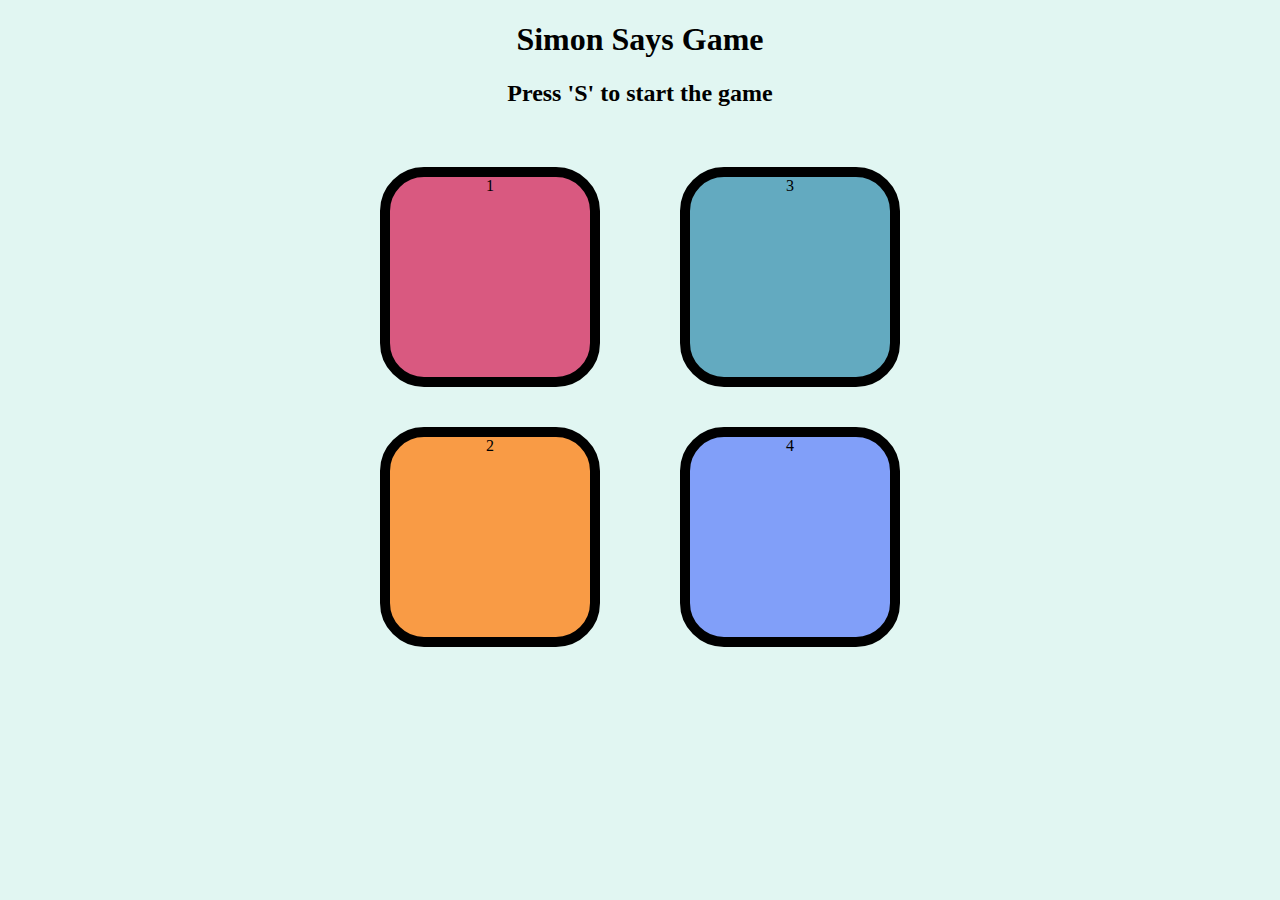
<file: Simon Says Game/index.html>
<!DOCTYPE html>
<html lang="en">
<head>
    <meta charset="UTF-8">
    <meta name="viewport" content="width=device-width, initial-scale=1.0">
    <link rel="stylesheet" href="style.css" />
    <title>Simon Says Game</title>
</head>
<body>
    <h1>Simon Says Game</h1>
    <h2>Press 'S' to start the game</h2>
    <div class="btn-container">
        <div class="line-one">
            <div class="btn red" type="button" id="red">1</div>
            <div class="btn yellow" type="button" id="yellow">2</div>
        </div>
        <div class="line-two">
            <div class="btn green" type="button" id="green">3</div>
            <div class="btn purple" type="button" id="purple">4</div>
        </div>
    </div>
    <script src="app.js"></script>
</body>
</html>
</file>
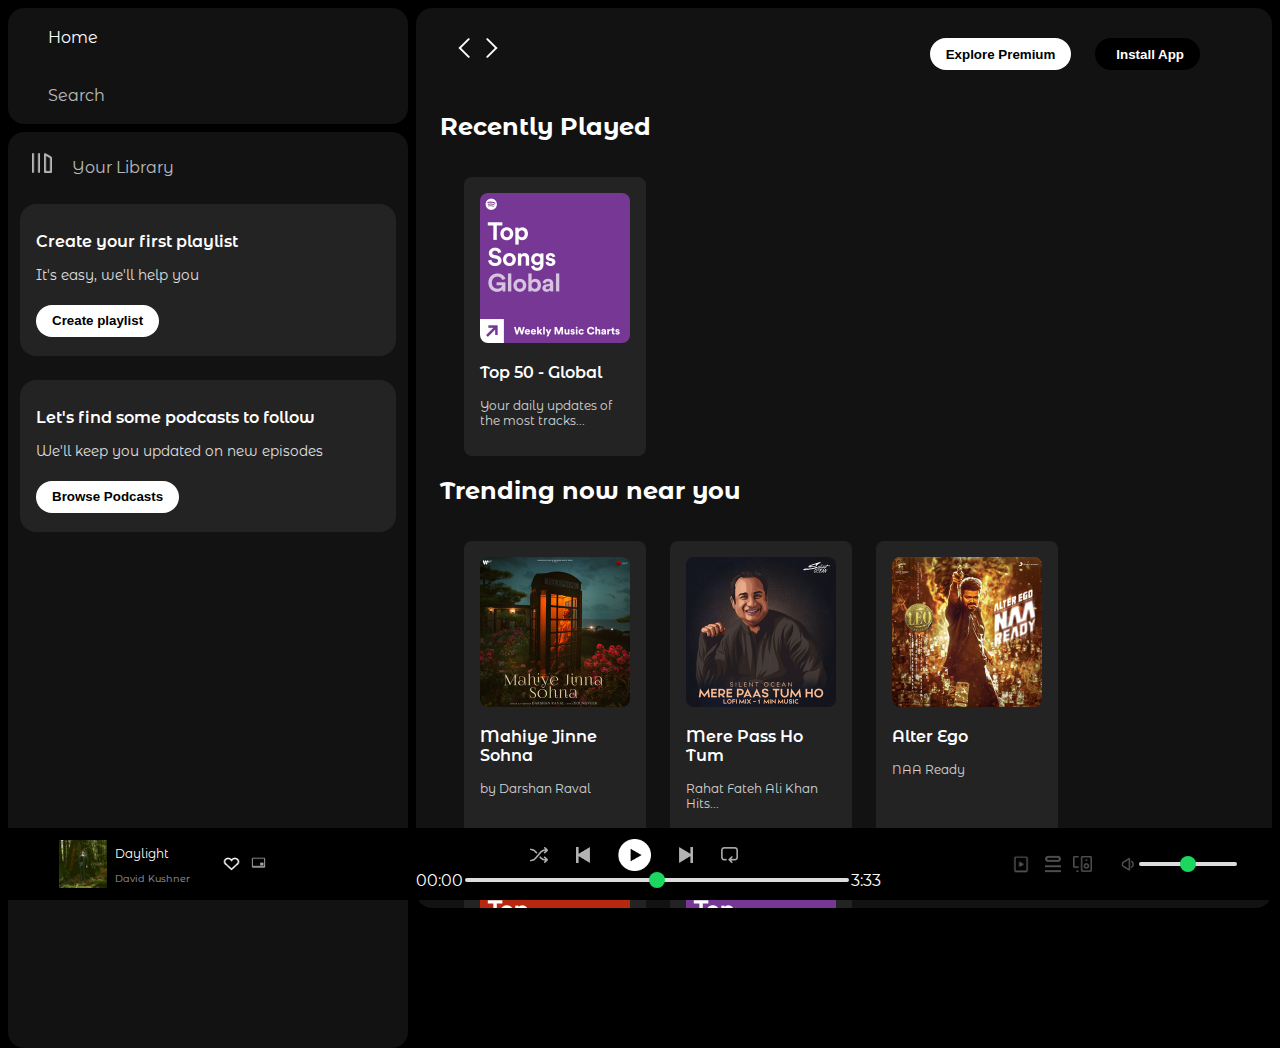
<file: Spotify Clone/index.html>
<!DOCTYPE html>
<html lang="en">
<head>
    <meta charset="UTF-8">
    <meta name="viewport" content="width=device-width, initial-scale=1.0">
    <link rel="stylesheet" href="https://cdnjs.cloudflare.com/ajax/libs/font-awesome/6.6.0/css/all.min.css" integrity="sha512-Kc323vGBEqzTmouAECnVceyQqyqdsSiqLQISBL29aUW4U/M7pSPA/gEUZQqv1cwx4OnYxTxve5UMg5GT6L4JJg==" crossorigin="anonymous" referrerpolicy="no-referrer" />
    <link rel="stylesheet" href="style.css" />
    <link rel="icon" href="logo.png" />
    <title>Spotify - Web Player: Music for everyone</title>
    <link rel="preconnect" href="https://fonts.googleapis.com">
    <link rel="preconnect" href="https://fonts.gstatic.com" crossorigin>
    <link href="https://fonts.googleapis.com/css2?family=Montserrat+Alternates:wght@300;400;500;600;700&display=swap" rel="stylesheet">
</head>
<body>
    <div class="main">
        <div class="sidebar">
            <div class="nav">
                <div class="nav-options" style="opacity: 1;">
                    <i class="fa-solid fa-house"></i>
                    <a href="#">Home</a>
                </div>
                <div class="nav-options">
                    <i class="fa-solid fa-magnifying-glass"></i>
                    <a href="#">Search</a>
                </div>
            </div>
            <div class="library">
                <div class="options">
                    <div class="lib-options nav-options">
                        <img src="assets/library_icon.png" alt="lib-icon" />
                        <a href="#">Your Library</a>
                    </div>
                    <div class="icons">
                        <i class="fa-solid fa-plus"></i>
                        <i class="fa-solid fa-arrow-right"></i>
                    </div>
                </div>
                <div class="boxes">
                    <div class="box">
                        <p class="box-p1">Create your first playlist</p>
                        <p class="box-p2">It's easy, we'll help you</p>
                        <button class="badge">Create playlist</button>
                    </div>
                    <div class="box">
                        <p class="box-p1">Let's find some podcasts to follow</p>
                        <p class="box-p2">We'll keep you updated on new episodes</p>
                        <button class="badge">Browse Podcasts</button>
                    </div>
                </div>
            </div>
        </div>
        <div class="main-content">
            <div class="sticky-nav">
                <div class="sticky-nav-icons">
                    <img src="assets/backward_icon.png">
                    <img src="assets/forward_icon.png" class="hide">
                </div>
                <div class="sticky-nav-options">
                    <button class="badge nav-item hide">Explore Premium</button>
                    <button class="badge nav-item dark-badge"><i class="fa-regular fa-circle-down" style="margin-right:5px;"></i>Install App</button>
                    <i class="fa-regular fa-user nav-item"></i>
                </div>
            </div>
            <h2>Recently Played</h2>
            <div class="cards-container">
                 <div class="card">
                    <img src="assets/card5img.jpeg" class="card-img">
                    <p class="card-title">Top 50 - Global</p>
                    <p class="card-info">Your daily updates of the most tracks...</p>
                </div>
            </div>

            <h2>Trending now near you</h2>
            <div class="cards-container">
                 <div class="card">
                    <img src="assets/card2img.jpeg" class="card-img">
                    <p class="card-title">Mahiye Jinne Sohna</p>
                    <p class="card-info">by Darshan Raval </p>
                </div>

                <div class="card">
                    <img src="assets/card3img.jpeg" class="card-img">
                    <p class="card-title">Mere Pass Ho Tum</p>
                    <p class="card-info">Rahat Fateh Ali Khan Hits...</p>
                </div>

                <div class="card">
                    <img src="assets/card4img.jpeg" class="card-img">
                    <p class="card-title">Alter Ego</p>
                    <p class="card-info">NAA Ready</p>
                </div>

                <div class="card">
                    <img src="assets/card6img.jpeg" class="card-img">
                    <p class="card-title">Top Songs - India</p>
                    <p class="card-info">Your weekly updates of the most tracks...</p>
                </div>

                <div class="card">
                    <img src="assets/card5img.jpeg" class="card-img">
                    <p class="card-title">Top Songs - Glo...</p>
                    <p class="card-info">Your weekly updates of the most tracks...</p>
                </div>
            </div>

            <h2>Featured Charts</h2>
            <div class="cards-container">
                 <div class="card">
                    <img src="assets/card5img.jpeg" class="card-img">
                    <p class="card-title">Top Songs - Glo...</p>
                    <p class="card-info">Your weekly updates of the most tracks...</p>
                </div>

                <div class="card">
                    <img src="assets/card6img.jpeg" class="card-img">
                    <p class="card-title">Top Songs - India</p>
                    <p class="card-info">Your weekly updates of the most tracks...</p>
                </div>

                <div class="card">
                    <img src="assets/card1img.jpeg" class="card-img">
                    <p class="card-title">Top 50 - Global</p>
                    <p class="card-info">Your daily updates of the most tracks...</p>
                </div>
            </div>
            
            <div class="footer">
                <div class="line"></div>
            </div>
        </div>
        <div class="music-player">
            <div class="album">
                <img src="assets/album_picture.jpeg" class="album-img">
                <div class="album-para">
                    <p class="album-title">Daylight</p>
                    <p class="album-artist">David Kushner</p>
                </div>
                <div class="album-control">
                    <img src="assets/album_icon1.png" class="album-control-icon" style="height: 1.15rem;">
                    <img src="assets/album_icon2.png" class="album-control-icon">
                </div>
            </div>
            <div class="player">
                <div class="player-controls">
                    <img src="assets/player_icon1.png" class="player-control-icon">
                    <img src="assets/player_icon2.png" class="player-control-icon">
                    <img src="assets/player_icon3.png" class="player-control-icon" style="height: 2rem; opacity:1; ">
                    <img src="assets/player_icon4.png" class="player-control-icon">
                    <img src="assets/player_icon5.png" class="player-control-icon">
                </div>
                <div class="playback-bar">
                    <span class="curr-time">00:00</span>
                    <input type="range" min="0" max="100" class="progress-bar" step="1">
                    <span class="tot-time">3:33</span>
                </div>
            </div>
            <div class="controls">
                <img src="assets/controls_icon1.png" class="music-control-icon" style="height: 2.25rem;">
                <!-- <img src="controls_icon2.png" class="music-control-icon"> -->
                <img src="assets/controls_icon3.png" class="music-control-icon" style=" height: 1.5rem; opacity:0.3;" >
                <img src="assets/controls_icon4.png" class="music-control-icon" style="height: 1rem; opacity:0.3;">
                
                <div class="volume-control">
                    <img src="assets/controls_icon5.png" class="music-control-icon">
                    <input type="range" min="0" max="100" class="progress-bar volume" step="1">
                </div>
            </div>
            </div>
        </div>
    </div>
</body>
</html>
</file>
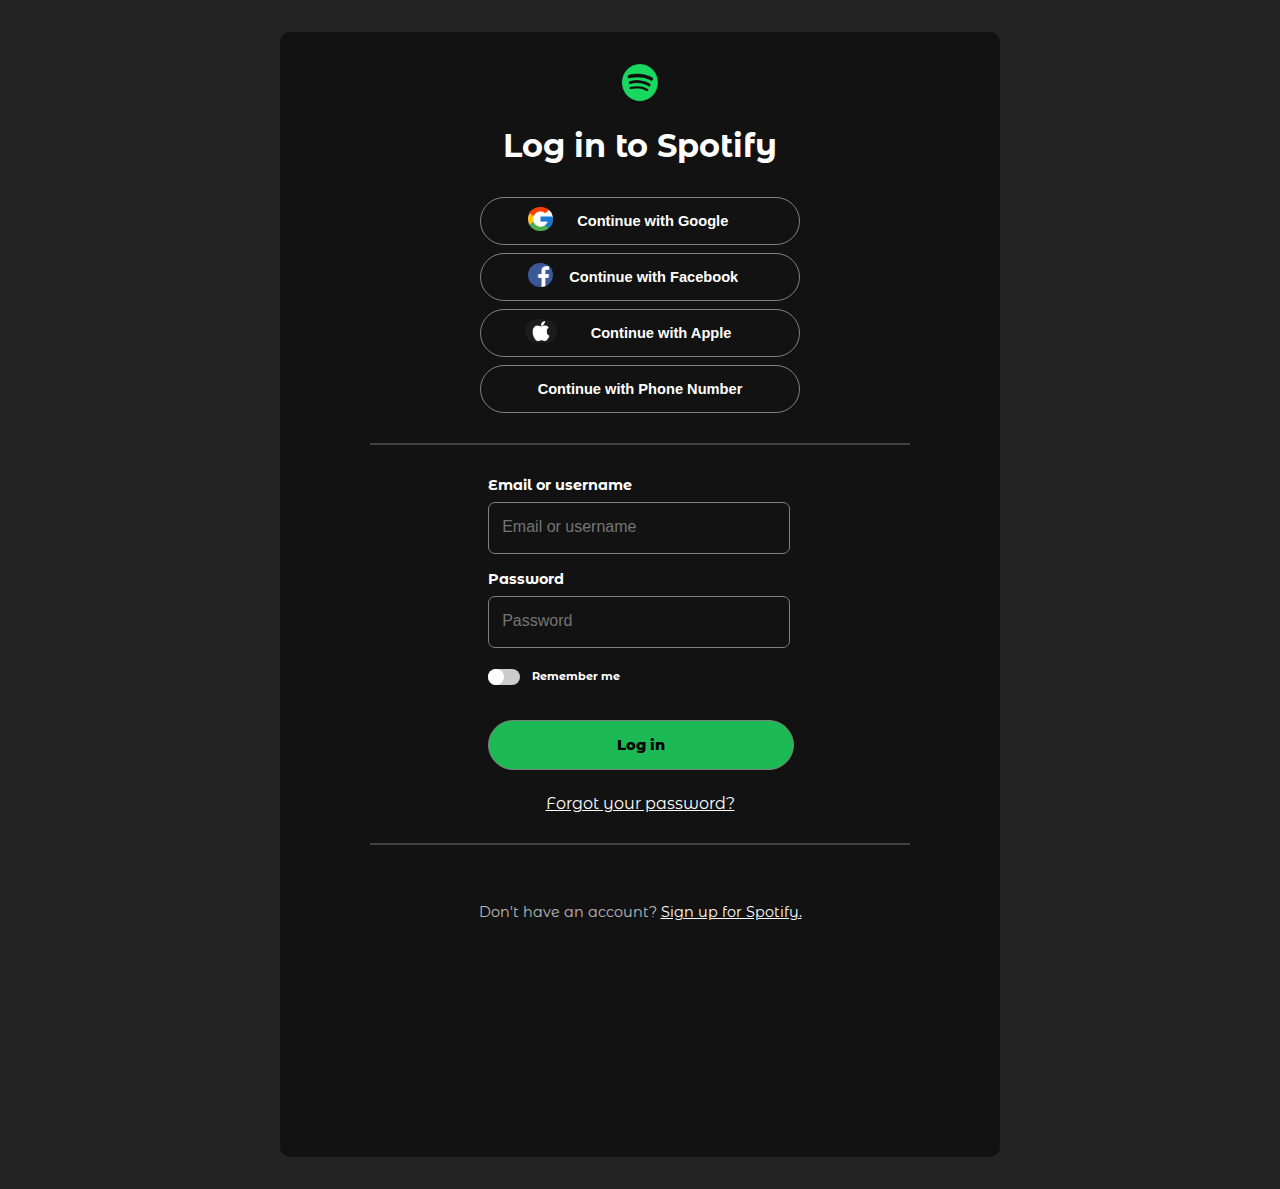
<file: Spotify Clone/signup.html>
<!DOCTYPE html>
<html lang="en">
<head>
    <meta charset="UTF-8">
    <meta name="viewport" content="width=device-width, initial-scale=1.0">
    <link rel="icon" src="logo.png"/>
    <title>Login - Spotify</title>
    <link rel="stylesheet" href="style2.css"/>
    <link rel="preconnect" href="https://fonts.googleapis.com">
    <link rel="preconnect" href="https://fonts.gstatic.com" crossorigin>
    <link href="https://fonts.googleapis.com/css2?family=Montserrat+Alternates:wght@300;400;500;600;700&display=swap" rel="stylesheet">
</head>
<body>
    <div class="signup">
       <div class="logo-img">
        <img src="assets/logo.png" alt="Spotify-logo" class="spotify-logo">
       </div>

       <div class="heading-container">
        <h1 class="heading">Log in to Spotify</h1>
       </div>

       <div class="badges-container">
            <button type="button" class="badge">
                <span class="badge-icon"><img src="assets/googleicon.png"></span>
                <span class="badge-content">Continue with Google</span>
            </button>

            <button type="button" class="badge">
                <span class="badge-icon" style="padding-left: 10px;"><img src="assets/facebookicon.png"></span>
                <span class="badge-content" style="margin-left: 1rem;">Continue with Facebook</span>
            </button>

            <button type="button" class="badge">
                <span class="badge-icon" style="margin-right: 10px;"><img src="assets/appleicon.png"></span>
                <span class="badge-content">Continue with Apple</span>
            </button>

            <button type="button" class="badge">
                <span class="badge-content">Continue with Phone Number</span>
            </button>
       </div>

       <div class="footer">
        <div class="line"></div>
        </div>

        <div class="usr">
            <div class="login-label">
                <label for="login-input1">Email or username</label>
            </div>
            <input type="text" placeholder="Email or username" class="login-input" id="login-input1">

            <div class="login-label">
                <label for="login-input2">Password</label>
            </div>
            <input type="text" placeholder="Password" class="login-input" id="login-input2">
        </div>

        <div class="toggle">
            <label class="switch">
                <input type="checkbox">
                <span class="slider round"></span>
              </label>

              <span class="toggle-text">Remember me</span>
        </div>

        <div class="button-login-box">
            <a href="index.html" type="button" class="badge" id="button-login">
                <span class="badge-content" id="botton-login-text">Log in</span>
            </a>
        </div>

        <div class="pass-a">
            <a href="#" id="pass-a">Forgot your password?</a>
        </div>

        <div class="footer">
            <div class="line"></div>
            </div>

        <p class="bottom-para"> <span class="bottom-para-text">Don't have an account? </span>
            <a href="#" id="pass-a"> Sign up for Spotify.</a>
        </p>
    </div>
</body>
</html>
</file>
<file: Simon Says Game/style.css>
body {
    text-align: center;
    background-color: #e1f6f2;
}

.btn {
    height: 200px;
    width: 200px;
    border: 10px solid black;
    border-radius: 20%;
    margin: 2.5rem;
}

.btn-container {
    display: flex;
    justify-content: center;
}

.red {
    background-color: #d95980;
}

.yellow {
    background-color: #f99b45;
}

.green {
    background-color: #63aac0;
}

.purple {
    background-color: #819ff9;
}

.flash {
    background-color: white;
}

.user-flash {
    background-color: green;
}
</file>
<file: Spotify Clone/style.css>
body {
    font-family: "Montserrat Alternates", sans-serif;
    margin: 0px;
    background-color: #000;
    color: #fff;
    overflow: hidden;
}

.main {
    display: flex;
    height: 100vh;
    padding: 0.5rem;
}

.sidebar {
    background-color: black;
    width: 400px;
    border-radius: 1rem; /*16px*/
    margin-right: 0.5rem;
}

.main-content {
    background-color: #121212;
    flex: 1;
    border-radius: 1rem; /*16px*/
    overflow: auto;
    padding: 0 1.5rem 0 1.5rem;
}

.music-player {
    background-color: black;
    position: fixed;
    bottom: 0px;
    width: 100%;
    height: 72px;
}

a {
    text-decoration: none;
    color: white;
}

.nav {
    background-color: #121212;
    border-radius: 1rem; /*16px*/
    display: flex;
    flex-direction: column;
    justify-content: center;
    height: 100px;
    padding: 0.5rem 0.75rem;
}

.nav-options {
    line-height: 40px;
    opacity: 0.7;
    padding: 0.5rem 0.75rem;
}

.nav-options:hover {
    opacity: 1;
}

.nav-options i {
    font-size: 1.25rem;
}

.nav-options a {
    font-size: 1rem;
    margin-left: 1rem;
}

.library {
    background-color: #121212;
    border-radius: 1rem; /*16px*/
    height: 100%;
    margin-top: 0.5rem;
    padding: 0.5rem 0.75rem;
}

.options {
    display: flex;
    justify-content: space-between;
    align-items: center;
}

.lib-options img {
    width: 1.25rem;
    height: 1.25rem;
}

.icons {
    font-size: 1.25rem;
    display: flex;
}

.icons i {
    opacity: 0.7;
    margin-right: 1rem;
}

.icons i:hover {
    opacity: 1;
}

.box {
    background-color: #232323;
    height: 8rem;
    margin: 0.5rem 0 1.5rem 0;
    padding: 0.75rem 1rem;
    border-radius: 1rem;
}

.box-p1 {
    font-size: 1rem;
    font-weight: 600;
}

.box-p2 {
    font-size: 0.85rem;
    opacity: 0.85;
}

.badge {
    background-color: white;
    border: none;
    border-radius: 100px;
    padding: 0.25rem 1rem;
    margin-top: 0.5rem;
    font-weight: 700;
    height: 2rem;
    width: fit-content;
}

.sticky-nav {
    position: sticky;
    top: 0;
    background-color: #121212;
    display: flex;
    justify-content: space-between;
    align-items: center;
    padding: 1rem 0 1rem 0;
    z-index: 10;
}

.sticky-nav-icons {
    margin: 0.75rem;
}

.sticky-nav-options {
    display: flex;
    justify-content: center;
    align-items: center;
}

.nav-item {
    margin-right: 1.5rem;
}

.dark-badge {
    background-color: black;
    color: white;
}

@media (max-width: 1000px) {
    .hide {
        display: none;
    }
}

.card {
    background-color: #232323;
    width: 150px;
    border-radius: 0.5rem;
    padding: 1rem;
    margin-left: 1.5rem;
    margin-top: 1rem;
}

.cards-container {
    display: flex;
    flex-wrap: wrap;
}

.card-img {
    width: 100%;
    border-radius: 0.5rem;
}

.card-title {
    font-weight: 600;
}

.card-info {
    font-size: 0.75rem;
    opacity: 0.8;
}

.footer {
    height: 300px;
    display: flex;
    align-items: center;
    justify-content: center;
}

.line {
    width: 90%;
    height: 40%;
    border-top: 2px solid white;
    opacity: 0.4;
}

.music-player {
    display: flex;
    justify-content: space-between;
    align-items: center;
}

.album {
    width: 25%;
}

.player {
    width: 50%;
}

.controls {
    width: 25%;
    display: flex;
    justify-content: center;
    align-items: center;
}

.player-controls {
    display: flex;
    justify-content: center;;
    align-items: center;
}

.player-control-icon {
    height: 1rem;
    margin-right: 1.75rem;
    opacity: 0.7;
}

.player-control-icon:hover {
    opacity: 1;
}

.playback-bar {
    display: flex;
    justify-content: center;
    align-items: center;
}

.progress-bar {
    width: 60%;
    appearance: none;
    background-color: transparent;
    cursor: pointer;
}

.progress-bar::-webkit-slider-runnable-track {
    background-color: #ddd;
    border-radius: 10px;
    height: 0.2rem;
}

.progress-bar::-webkit-slider-thumb {
    appearance: none;
    height: 1rem;
    width: 1rem;
    background-color: #1bd760;
    border-radius: 50%;
    margin-top: -6px;
}

.music-control-icon {
    height: 2rem;
    margin-left: 0.5rem;
    opacity: 0.5;
}

.volume-control {
    display: flex;
    justify-content: center;
    align-items: center;
}
.volume {
    width: 60%;
}

/* .volume::-webkit-file-upload-button {
    background-color: #ddd;
    border-radius: 10px;
    height: 0.2rem;
}

.volume::-webkit-slider-thumb {
    appearance: none;
    height: 1rem;
    width: 1rem;
    background-color: #1bd760;
    border-radius: 50%;
    margin-top: -6px;
} */

.album {
    display: flex;
    justify-content: center;
    align-items: center;
}

.album-img {
    height: 3rem;
}

.album-para {
    margin-left: 0.5rem;
}
.album-title {
    font-size: 0.75rem;
}

.album-artist {
    font-size: 0.6rem;
    opacity: 0.6;
}

.album-control {
    display: flex;
    justify-content: center;
    align-items: center;
    margin-left: 1rem;
    padding-left: 1rem;
}

.album-control-icon {
    height: 1.5rem;
    margin-right: 0.5rem;
}
</file>
<file: Spotify Clone/style2.css>
body {
    font-family: "Montserrat Alternates", sans-serif;
    margin: 0px;
    background-color: #232323;
    color: #fff;
    /* padding: 2rem; */
}

.signup {
    background-color: #121212;
    width: 45rem;
    height: 125vh;
    margin: 2rem auto;
    border-radius: 10px;
}

.logo-img {
    padding: 2rem 0 1.5rem 0;
    display: flex;
    justify-content: center;
}
.spotify-logo {
    height: 2.35rem;
}

.heading-container {
    display: flex;
    justify-content: center;
}

.heading {
    margin: 0 0 2rem 0;
}

.badges-container {
    display: flex;
    flex-direction: column;
    align-items: center;
}

.badge {
    background-color: #121212;
    color: white;
    border: 1px solid grey;
    border-radius: 100px;
    padding: 0.5rem 2rem;
    margin-bottom: 0.5rem;
    font-size: 0.915rem;
    font-weight: 800;
    height: 3rem;
    width: 20rem;
    display: flex;
    justify-content: center;
    align-items: center;
}

.badge-icon img{
    height: 1.5rem;
    border-radius: 15px;
}

.badge-content {
    margin: 0.4rem 1.5rem;
}

.footer {
    height: 50px;
    display: flex;
    align-items: center;
    justify-content: center;
}

.line {
    width: 75%;
    height: 5%;
    border-top: 2px solid white;
    opacity: 0.2;
}

.usr {
    margin: 5px auto;
    padding-left: 13rem;
}
.login-label {
    font-size: 0.9rem;
    font-weight: 700;
    margin-bottom: 0.5rem;
}

.login-input {
    background-color: #121212;
    color: white;
    border: 1px solid grey;
    height: 3rem;
    width: 18.5rem;
    margin-bottom: 1rem;
    border-radius: 7px;
}

input::placeholder {
    font-size: 1rem;
    padding-left: 0.7rem;
}


/* The switch - the box around the slider */
.switch {
    position: relative;
    display: inline-block;
    width: 2rem;
    height: 1rem;
  }
  
  /* Hide default HTML checkbox */
  .switch input {
    opacity: 0;
    width: 0;
    height: 0;
  }
  
  /* The slider */
  .slider {
    position: absolute;
    cursor: pointer;
    top: 0;
    left: 0;
    right: 0;
    bottom: 0;
    background-color: #ccc;
    -webkit-transition: .4s;
    transition: .4s;
  }
  
  .slider:before {
    position: absolute;
    content: "";
    height: 1rem;
    width: 1rem;
    /* left: 4px;
    bottom: 4px; */
    background-color: white;
    -webkit-transition: .4s;
    transition: .4s;
  }
  
  input:checked + .slider {
    background-color: 	#1DB954;
  }
  
  input:focus + .slider {
    box-shadow: 0 0 1px 	#1DB954;
  }
  
  input:checked + .slider:before {
    -webkit-transform: translateX(1rem);
    -ms-transform: translateX(1rem);
    transform: translateX(1rem);
  }
  
  /* Rounded sliders */
  .slider.round {
    border-radius: 34px;
  }
  
  .slider.round:before {
    border-radius: 50%;
  }

  .toggle {
    padding-left: 13rem;
  }

  .toggle-text {
    font-size: 0.7rem;
    font-weight: 700;
    padding: 0.5rem;
    position: relative;
    bottom: 0.25rem;
  }

  .button-login-box {
    padding: 2rem 0 1rem 13rem;
  }

  #button-login {
    background-color: #1DB954;
    color: black;
    height: 2rem;
    width: 15rem;
    text-decoration: none;
  }

  .pass-a {
    text-align: center;
    margin-bottom: 0.5rem;
  }

  #pass-a {
    color: white;
  }

  .bottom-para {
    margin-top: 2rem;
    text-align: center;
    font-size: 0.9rem;
  }

  .bottom-para-text {
    opacity: 0.7;
  }
</file>
